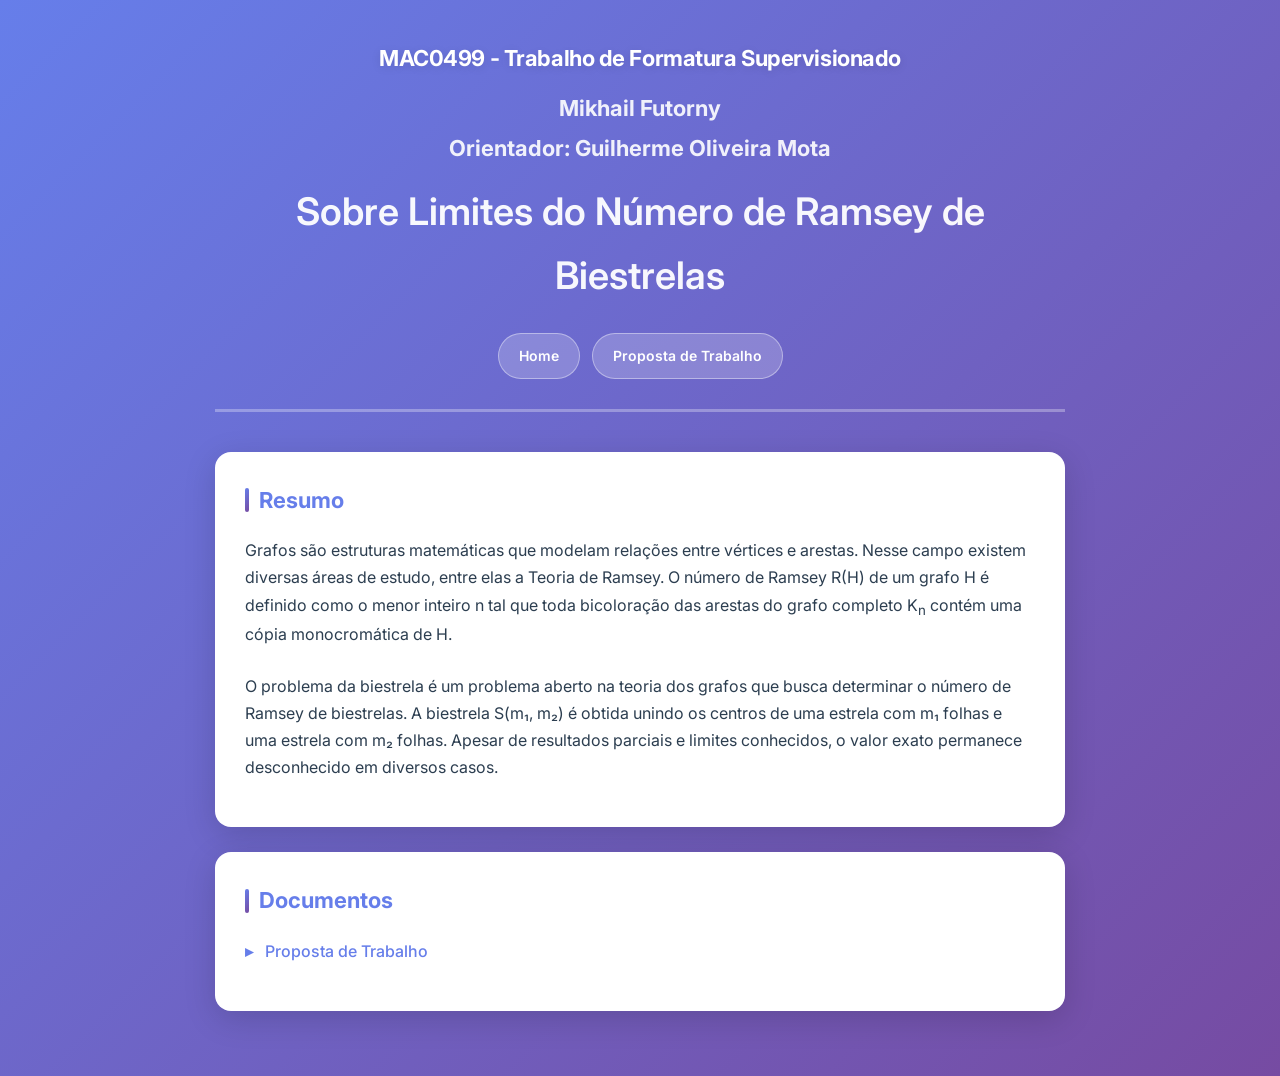
<file: index.html>
<!DOCTYPE html>
<html lang="pt-br">
<head>
  <meta charset="UTF-8">
  <title>TCC - Mikhail Futorny</title>
  <link rel="stylesheet" href="style.css">
</head>
<body>

  <header>
    <h1>MAC0499 - Trabalho de Formatura Supervisionado</h1>
    <div class="subtitle">
      <div>Mikhail Futorny</div>
      <div>Orientador: Guilherme Oliveira Mota</div>
    </div>
    <div class="project-title">Sobre Limites do Número de Ramsey de Biestrelas</div>
    <div class="navbar">
      <a href="index.html">Home</a>
      <a href="proposta_de_trabalho.html">Proposta de Trabalho</a>
    </div>
  </header>

  <div class="section">
    <h2>Resumo</h2>
    <p>
      Grafos são estruturas matemáticas que modelam relações entre vértices e arestas. Nesse campo existem diversas áreas de estudo, entre elas a Teoria de Ramsey. O número de Ramsey R(H) de um grafo H é definido como o menor inteiro n tal que toda bicoloração das arestas do grafo completo K<sub>n</sub> contém uma cópia monocromática de H.
    </p>
    <p>
      O problema da biestrela é um problema aberto na teoria dos grafos que busca determinar o número de Ramsey de biestrelas. A biestrela S(m₁, m₂) é obtida unindo os centros de uma estrela com m₁ folhas e uma estrela com m₂ folhas. Apesar de resultados parciais e limites conhecidos, o valor exato permanece desconhecido em diversos casos.
    </p>
  </div>

  <div class="section">
    <h2>Documentos</h2>
    <ul>
      <li><a href="proposta_de_trabalho.html">Proposta de Trabalho</a></li>
    </ul>
  </div>

</body>
</html>
</file>
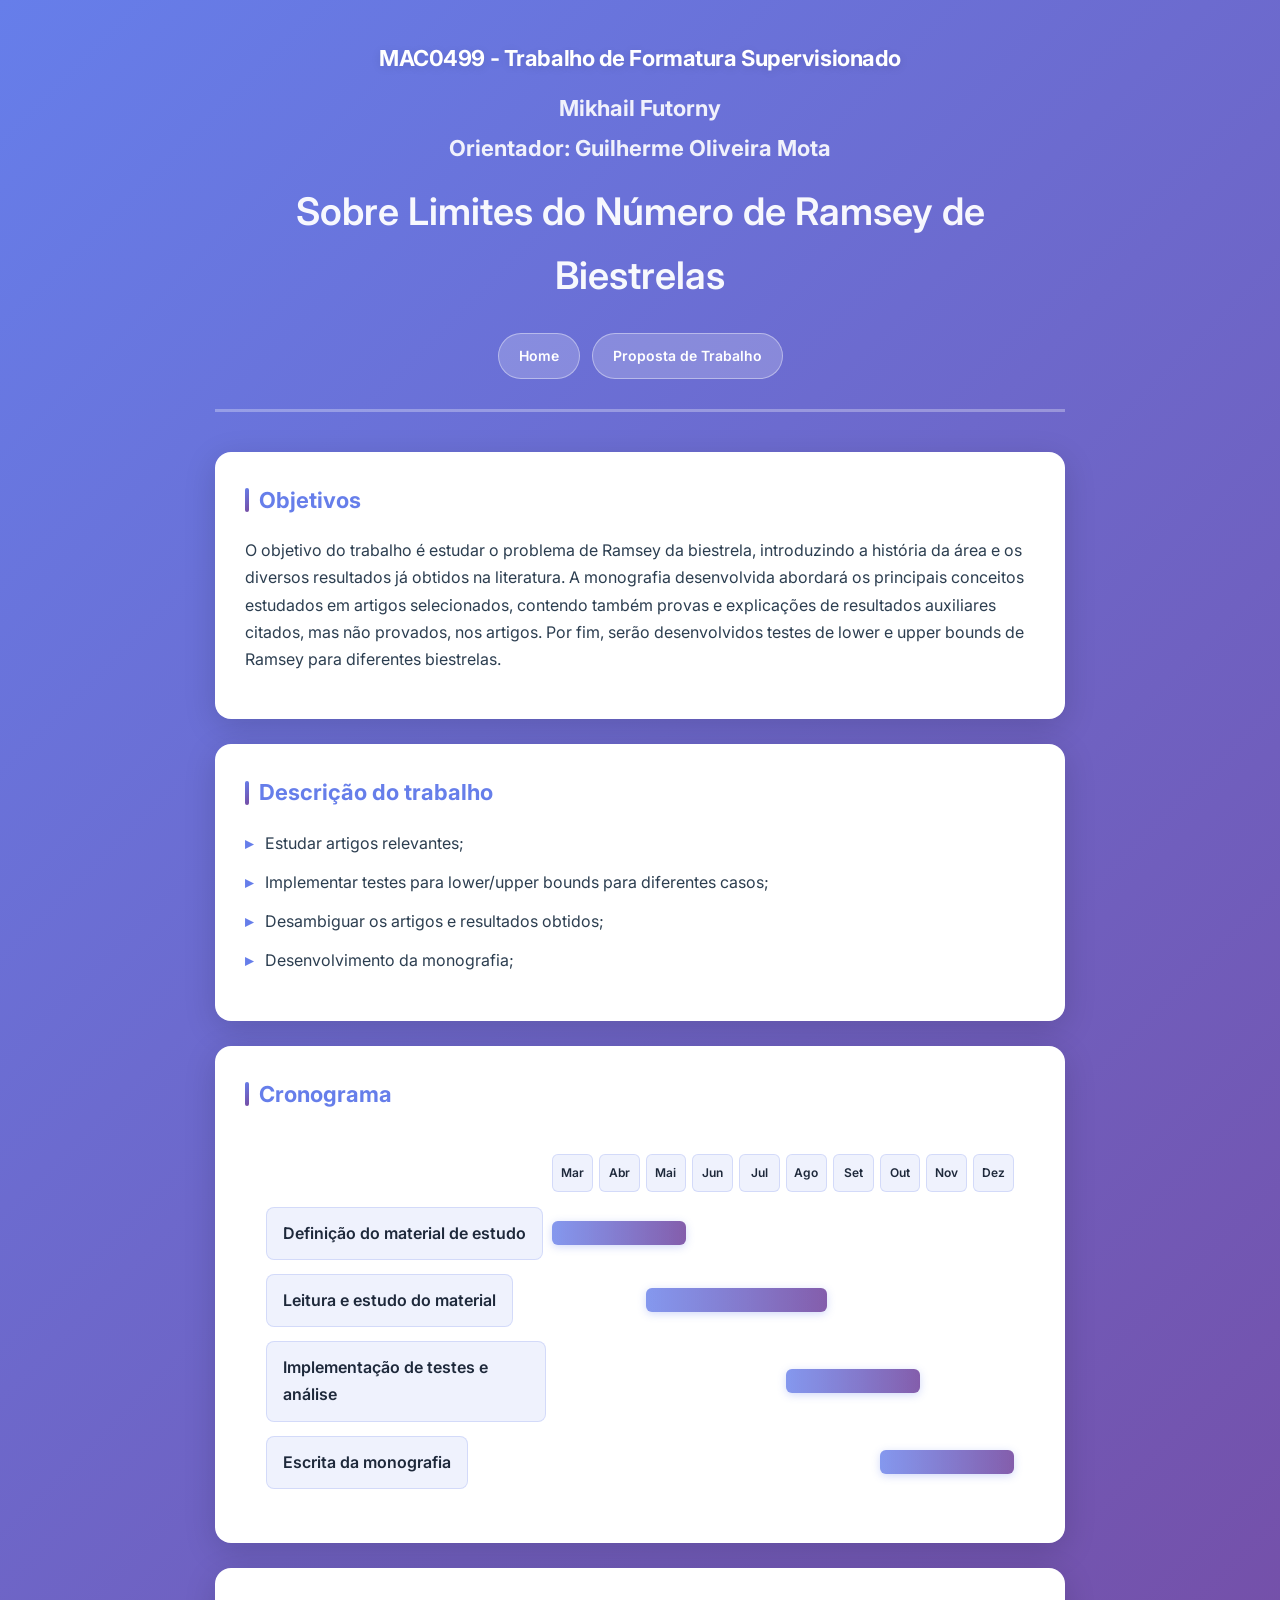
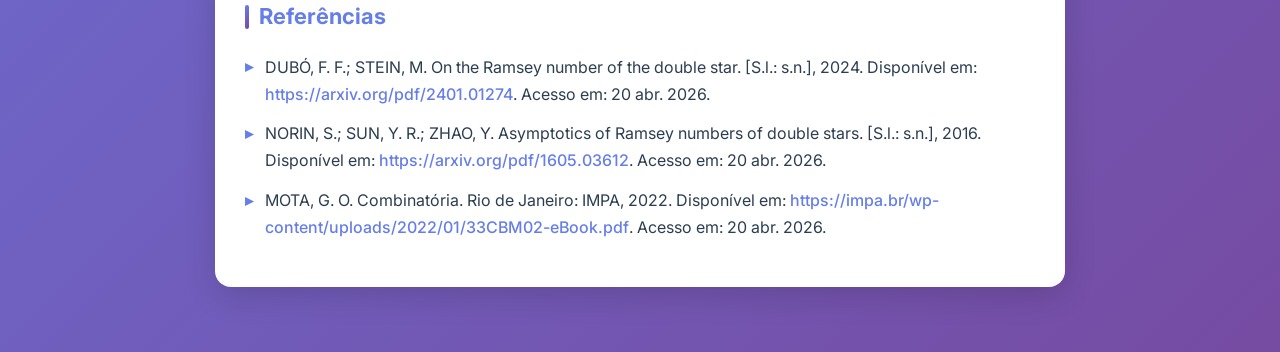
<file: proposta_de_trabalho.html>
<!DOCTYPE html>
<html lang="pt-br">
<head>
  <meta charset="UTF-8">
  <title>Proposta de TCC</title>
  <link rel="stylesheet" href="style.css">
</head>
<body>

  <header>
    <h1>MAC0499 - Trabalho de Formatura Supervisionado</h1>
    <div class="subtitle">
      <div>Mikhail Futorny</div>
      <div>Orientador: Guilherme Oliveira Mota</div>
    </div>
    <div class="project-title">Sobre Limites do Número de Ramsey de Biestrelas</div>
    <div class="navbar">
      <a href="index.html">Home</a>
      <a href="proposta_de_trabalho.html">Proposta de Trabalho</a>
    </div>
  </header>

  <div class="section">
    <h2>Objetivos</h2>
    <p>
O objetivo do trabalho é estudar o problema de Ramsey da biestrela, introduzindo a história da área e os diversos resultados já obtidos na literatura. A monografia desenvolvida abordará os principais conceitos estudados em artigos selecionados, contendo também provas e explicações de resultados auxiliares citados, mas não provados, nos artigos. Por fim, serão desenvolvidos testes de lower e upper bounds de Ramsey para diferentes biestrelas.
    </p>
  </div>

  <div class="section">
    <h2>Descrição do trabalho</h2>
    <ul>
      <li>Estudar artigos relevantes;</li>
      <li>Implementar testes para lower/upper bounds para diferentes casos;</li>
      <li>Desambiguar os artigos e resultados obtidos;</li>
      <li>Desenvolvimento da monografia;</li>
    </ul>
  </div>

  <div class="section">
    <h2>Cronograma</h2>
    <div class="timeline">
      <div></div>
      <div class="header">Mar</div><div class="header">Abr</div><div class="header">Mai</div>
      <div class="header">Jun</div><div class="header">Jul</div><div class="header">Ago</div>
      <div class="header">Set</div><div class="header">Out</div><div class="header">Nov</div><div class="header">Dez</div>

      <div class="activity-label">Definição do material de estudo</div>
      <div class="bar" style="grid-column: 2 / 5;"></div>

      <div class="activity-label">Leitura e estudo do material</div>
      <div class="bar" style="grid-column: 4 / 8;"></div>

      <div class="activity-label">Implementação de testes e análise</div>
      <div class="bar" style="grid-column: 7 / 10;"></div>

      <div class="activity-label">Escrita da monografia</div>
      <div class="bar" style="grid-column: 9 / 12;"></div>
    </div>
  </div>

  <div class="section">
    <h2>Referências</h2>
    <ul>
      <li>DUBÓ, F. F.; STEIN, M. On the Ramsey number of the double star. [S.l.: s.n.], 2024. Disponível em: <a href="https://arxiv.org/pdf/2401.01274">https://arxiv.org/pdf/2401.01274</a>. Acesso em: 20 abr. 2026.</li>
      <li>NORIN, S.; SUN, Y. R.; ZHAO, Y. Asymptotics of Ramsey numbers of double stars. [S.l.: s.n.], 2016. Disponível em: <a href="https://arxiv.org/pdf/1605.03612">https://arxiv.org/pdf/1605.03612</a>. Acesso em: 20 abr. 2026.</li>
      <li>MOTA, G. O. Combinatória. Rio de Janeiro: IMPA, 2022. Disponível em: <a href="https://impa.br/wp-content/uploads/2022/01/33CBM02-eBook.pdf">https://impa.br/wp-content/uploads/2022/01/33CBM02-eBook.pdf</a>. Acesso em: 20 abr. 2026.</li>
    </ul>
  </div>

</body>
</html>
</file>
<file: style.css>
@import url('https://fonts.googleapis.com/css2?family=Inter:wght@400;500;600;700&display=swap');

body {
  font-family: 'Inter', sans-serif;
  font-size: 16px;
  line-height: 1.7;
  max-width: 850px;
  margin: 0 auto;
  padding: 40px 20px;
  color: #2c3e50;
  background: linear-gradient(135deg, #667eea 0%, #764ba2 100%);
  min-height: 100vh;
}

/* HEADER */
header {
  border-bottom: 3px solid rgba(255, 255, 255, 0.3);
  margin-bottom: 40px;
  padding-bottom: 30px;
  text-align: center;
}

header h1 {
  margin: 0;
  font-size: 22px;
  color: white;
  font-weight: 700;
  letter-spacing: -0.02em;
  text-shadow: 0 2px 10px rgba(0, 0, 0, 0.1);
}

.subtitle {
  color: rgba(255, 255, 255, 0.9);
  font-size: 22px;
  margin-top: 12px;
  font-weight: 700;
  line-height: 1.8;
}

.project-title {
  color: rgba(255, 255, 255, 0.95);
  font-size: 38px;
  margin-top: 10px;
  font-weight: 600;
}

/* NAVBAR */
.navbar {
  margin-top: 25px;
  display: flex;
  gap: 12px;
  justify-content: center;
}

.navbar a {
  text-decoration: none;
  color: white;
  font-weight: 600;
  font-size: 14px;
  padding: 10px 20px;
  border-radius: 25px;
  background-color: rgba(255, 255, 255, 0.2);
  border: 1.5px solid rgba(255, 255, 255, 0.4);
  transition: all 0.3s ease;
}

.navbar a:hover {
  background-color: rgba(255, 255, 255, 0.3);
  border-color: rgba(255, 255, 255, 0.8);
  transform: translateY(-2px);
}

/* TITLES */
h2 {
  margin-top: 0;
  font-size: 22px;
  color: #667eea;
  display: flex;
  align-items: center;
  gap: 10px;
  font-weight: 700;
}

h2::before {
  content: "";
  width: 4px;
  height: 24px;
  background: linear-gradient(135deg, #667eea, #764ba2);
  border-radius: 4px;
}

/* SECTIONS */
.section {
  background: white;
  padding: 30px;
  border-radius: 16px;
  box-shadow: 0 8px 32px rgba(0, 0, 0, 0.15);
  margin-bottom: 25px;
  border: none;
  backdrop-filter: blur(10px);
}

.section:hover {
  box-shadow: 0 12px 40px rgba(0, 0, 0, 0.2);
  transition: all 0.3s ease;
}

/* LINKS & BUTTONS */
p { margin: 16px 0; }
 
 p + p {
  margin-top: 24px;
 }

a {
  color: #667eea;
  text-decoration: none;
  transition: color 0.2s;
  font-weight: 500;
}

a:hover {
  color: #764ba2;
}

.back-button {
  display: inline-flex;
  align-items: center;
  padding: 10px 18px;
  background-color: rgba(255, 255, 255, 0.15);
  color: white;
  border-radius: 8px;
  font-size: 14px;
  font-weight: 600;
  margin-bottom: 25px;
  border: 1.5px solid rgba(255, 255, 255, 0.3);
  transition: all 0.3s;
}

.back-button:hover {
  background-color: rgba(255, 255, 255, 0.25);
  border-color: rgba(255, 255, 255, 0.6);
  transform: translateX(-3px);
}

/* LISTS */
ul {
  padding-left: 20px;
  list-style: none;
}

li {
  margin-bottom: 12px;
  position: relative;
}

li::before {
  content: "▸";
  color: #667eea;
  position: absolute;
  left: -20px;
  font-weight: bold;
  font-size: 16px;
}

/* TIMELINE */
.timeline {
  margin-top: 20px;
}

.timeline-item {
  display: flex;
  align-items: center;
  margin-bottom: 20px;
  padding: 15px;
  background: rgba(255, 255, 255, 0.05);
  border-radius: 8px;
  border-left: 4px solid #667eea;
}

.timeline-content {
  flex: 1;
  margin-right: 20px;
}

.timeline-content h3 {
  margin: 0 0 5px 0;
  font-size: 16px;
  color: #667eea;
  font-weight: 600;
}

.timeline-content p {
  margin: 0;
  font-size: 14px;
  color: rgba(255, 255, 255, 0.8);
}

.timeline-bar {
  height: 8px;
  background: linear-gradient(90deg, #667eea, #764ba2);
  border-radius: 4px;
  transition: width 0.3s ease;
}

/* TIMELINE */
.timeline {
  display: grid;
  grid-template-columns: 280px repeat(10, 1fr);
  gap: 6px;
  align-items: center;
  margin-top: 20px;
  padding: 20px;
  background: rgba(255, 255, 255, 0.05);
  border-radius: 12px;
  border: 1px solid rgba(255, 255, 255, 0.1);
}

.header {
  font-weight: 600;
  text-align: center;
  color: #1e293b;
  font-size: 12px;
  padding: 8px 4px;
  background: rgba(102, 126, 234, 0.1);
  border-radius: 6px;
  margin-bottom: 4px;
  border: 1px solid rgba(102, 126, 234, 0.2);
}

.activity-label {
  font-weight: 600;
  color: #1e293b;
  padding: 12px 16px;
  background: rgba(102, 126, 234, 0.1);
  border-radius: 8px;
  border-left: 4px solid #667eea;
  margin: 4px 0;
  text-align: left;
  justify-self: start;
  border: 1px solid rgba(102, 126, 234, 0.2);
  grid-column: 1;
}

.bar {
  background: linear-gradient(90deg, #667eea, #764ba2);
  height: 24px;
  border-radius: 6px;
  box-shadow: 0 2px 8px rgba(102, 126, 234, 0.3);
  position: relative;
  margin: 4px 0;
  justify-self: stretch;
}

.bar::after {
  content: '';
  position: absolute;
  top: 0;
  left: 0;
  right: 0;
  bottom: 0;
  background: linear-gradient(90deg, rgba(255, 255, 255, 0.2), rgba(255, 255, 255, 0.1));
  border-radius: 6px;
}
</file>
